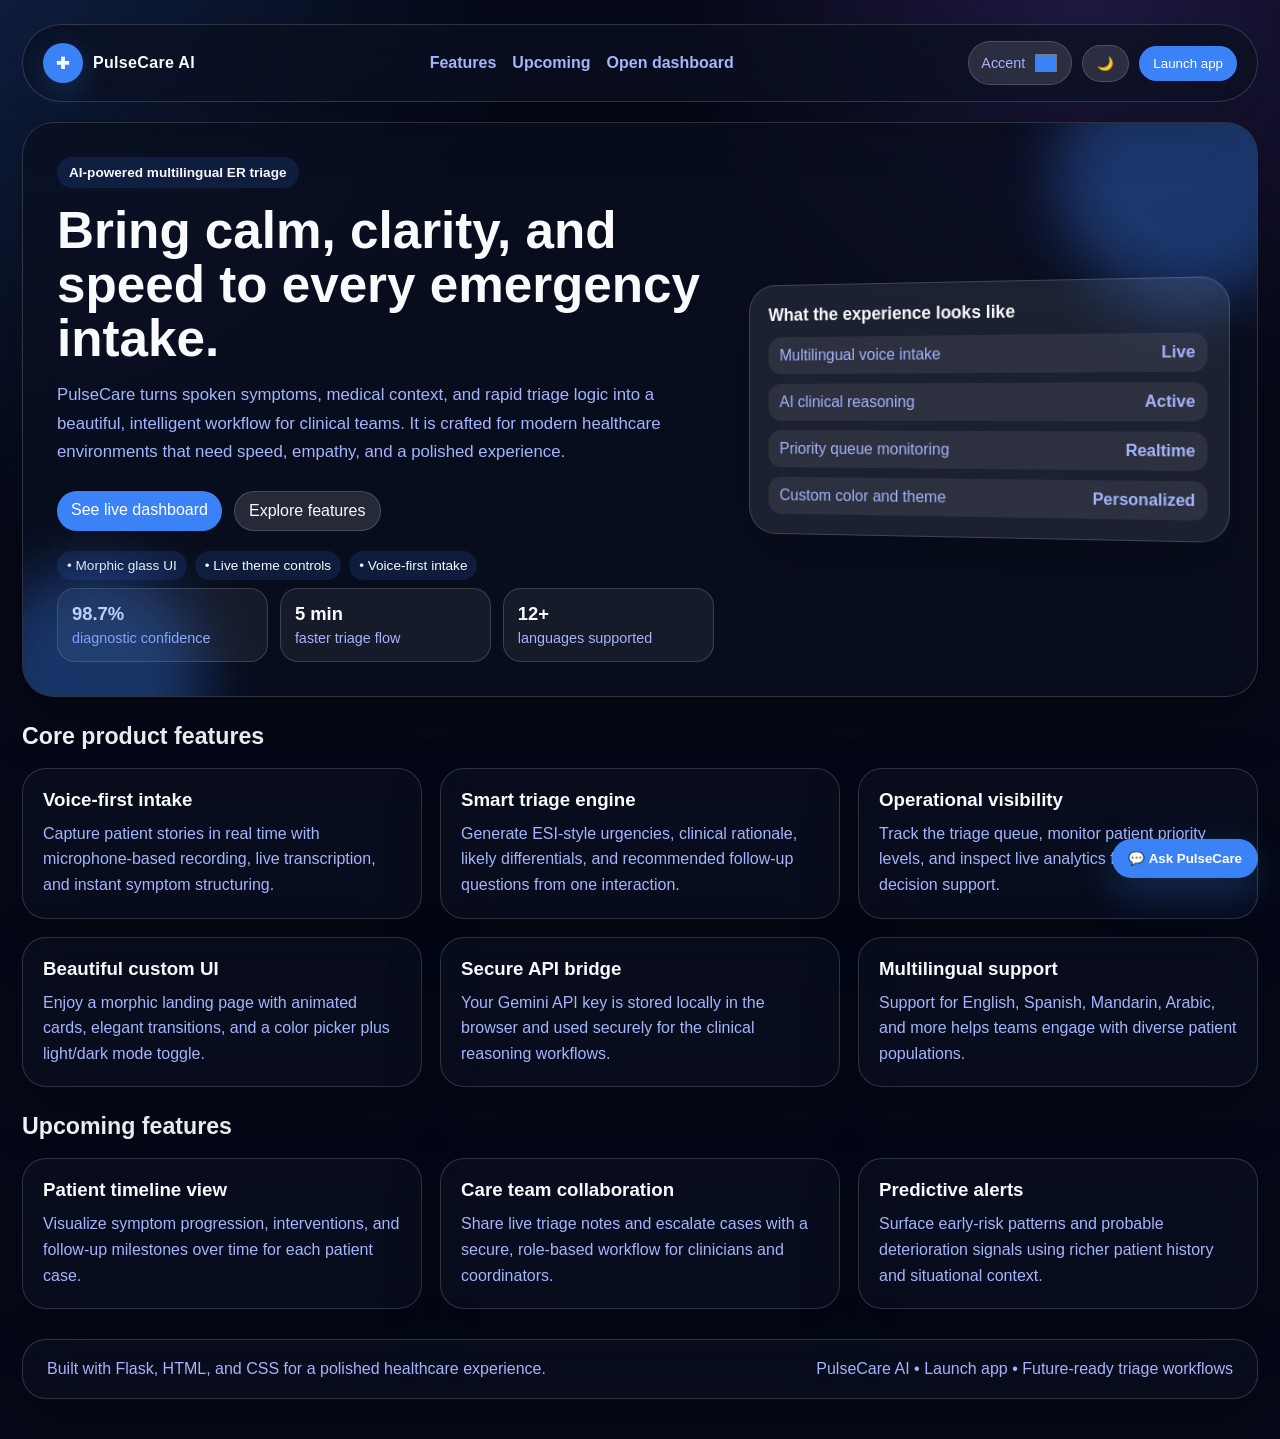
<file: backend/templates/landing.html>
<!DOCTYPE html>
<html lang="en">
<head>
  <meta charset="UTF-8" />
  <meta name="viewport" content="width=device-width, initial-scale=1.0" />
  <title>PulseCare AI | Multilingual Emergency Triage</title>
  <style>
    :root {
      --bg-main: #050816;
      --surface: rgba(10, 16, 32, 0.72);
      --surface-strong: rgba(255, 255, 255, 0.12);
      --text-main: #f8fafc;
      --text-muted: #a5b4fc;
      --accent: #3b82f6;
      --accent-2: #8b5cf6;
      --success: #22c55e;
      --border: rgba(255, 255, 255, 0.16);
      --shadow: 0 20px 60px rgba(0, 0, 0, 0.22);
    }

    [data-theme="light"] {
      --bg-main: #f5f8ff;
      --surface: rgba(255, 255, 255, 0.72);
      --surface-strong: rgba(255, 255, 255, 0.9);
      --text-main: #0f172a;
      --text-muted: #475569;
      --accent: #2563eb;
      --accent-2: #7c3aed;
      --success: #0f766e;
      --border: rgba(15, 23, 42, 0.08);
      --shadow: 0 20px 60px rgba(15, 23, 42, 0.12);
    }

    * { box-sizing: border-box; margin: 0; padding: 0; }
    html { scroll-behavior: smooth; }
    body {
      font-family: Inter, -apple-system, BlinkMacSystemFont, "Segoe UI", sans-serif;
      color: var(--text-main);
      background: radial-gradient(circle at top left, rgba(59,130,246,0.18), transparent 28%),
                  radial-gradient(circle at 85% 0%, rgba(139,92,246,0.2), transparent 24%),
                  var(--bg-main);
      min-height: 100vh;
      transition: background 0.3s ease, color 0.3s ease;
      overflow-x: hidden;
    }

    a { color: inherit; text-decoration: none; }

    .page-shell {
      max-width: 1400px;
      margin: 0 auto;
      padding: 24px 22px 40px;
    }

    .glass {
      background: var(--surface);
      border: 1px solid var(--border);
      box-shadow: var(--shadow);
      backdrop-filter: blur(20px);
      -webkit-backdrop-filter: blur(20px);
    }

    .topbar {
      display: flex;
      align-items: center;
      justify-content: space-between;
      padding: 16px 20px;
      border-radius: 999px;
      margin-bottom: 20px;
      position: sticky;
      top: 16px;
      z-index: 10;
    }

    .brand {
      display: flex;
      align-items: center;
      gap: 10px;
      font-weight: 800;
      letter-spacing: 0.02em;
    }

    .brand-badge {
      width: 40px;
      height: 40px;
      display: grid;
      place-items: center;
      border-radius: 50%;
      background: linear-gradient(135deg, var(--accent), var(--accent-2));
      box-shadow: 0 10px 30px rgba(59,130,246,0.25);
    }

    .topnav {
      display: flex;
      gap: 16px;
      color: var(--text-muted);
      font-weight: 600;
    }

    .topnav a:hover { color: var(--text-main); }

    .topbar-actions {
      display: flex;
      align-items: center;
      gap: 10px;
    }

    .pill-btn, .ghost-btn {
      border: 1px solid var(--border);
      background: var(--surface-strong);
      color: var(--text-main);
      padding: 10px 14px;
      border-radius: 999px;
      cursor: pointer;
      transition: transform 0.2s ease, border-color 0.2s ease, background 0.2s ease;
    }

    .accent-picker {
      display: inline-flex;
      align-items: center;
      gap: 8px;
      padding: 8px 12px;
      border-radius: 999px;
      border: 1px solid var(--border);
      background: var(--surface-strong);
      color: var(--text-muted);
      font-size: 0.9rem;
    }

    .accent-picker input {
      width: 26px;
      height: 26px;
      border: none;
      background: transparent;
      padding: 0;
      cursor: pointer;
    }

    .pill-btn:hover, .ghost-btn:hover { transform: translateY(-1px); border-color: var(--accent); }
    .pill-btn.primary { background: linear-gradient(135deg, var(--accent), var(--accent-2)); color: white; border: none; }

    .hero {
      display: grid;
      grid-template-columns: 1.15fr 0.85fr;
      gap: 24px;
      align-items: center;
      padding: 34px;
      border-radius: 32px;
      overflow: hidden;
      position: relative;
      margin-bottom: 24px;
    }

    .hero::before,
    .hero::after {
      content: "";
      position: absolute;
      border-radius: 50%;
      filter: blur(30px);
      opacity: 0.35;
      pointer-events: none;
      animation: drift 10s ease-in-out infinite alternate;
    }

    .hero::before {
      width: 260px;
      height: 260px;
      background: var(--accent);
      top: -80px;
      right: -60px;
    }

    .hero::after {
      width: 220px;
      height: 220px;
      background: var(--accent-2);
      bottom: -90px;
      left: -40px;
      animation-duration: 12s;
    }

    .eyebrow {
      display: inline-flex;
      padding: 8px 12px;
      border-radius: 999px;
      font-size: 0.85rem;
      font-weight: 700;
      margin-bottom: 16px;
      background: rgba(59,130,246,0.14);
      color: var(--text-main);
    }

    h1 {
      font-size: clamp(2rem, 4vw, 3.2rem);
      line-height: 1.05;
      margin-bottom: 16px;
    }

    .subtitle {
      font-size: 1.05rem;
      line-height: 1.7;
      color: var(--text-muted);
      max-width: 680px;
      margin-bottom: 24px;
    }

    .hero-actions { display: flex; gap: 12px; flex-wrap: wrap; margin-bottom: 20px; }

    .stats-row {
      display: grid;
      grid-template-columns: repeat(3, minmax(0, 1fr));
      gap: 12px;
      margin-top: 8px;
    }

    .stat-card {
      padding: 14px;
      border-radius: 18px;
      background: rgba(255,255,255,0.06);
      border: 1px solid var(--border);
    }

    .stat-card strong { display: block; font-size: 1.15rem; margin-bottom: 4px; }
    .stat-card span { color: var(--text-muted); font-size: 0.9rem; }

    .preview-card {
      padding: 20px;
      border-radius: 28px;
      background: rgba(255,255,255,0.08);
      border: 1px solid var(--border);
      backdrop-filter: blur(16px);
      transform: perspective(900px) rotateY(-8deg);
      box-shadow: var(--shadow);
      animation: float 5s ease-in-out infinite alternate;
    }

    .preview-card h3 { margin-bottom: 12px; font-size: 1.1rem; }
    .preview-list { display: grid; gap: 10px; }
    .preview-item {
      display: flex;
      justify-content: space-between;
      align-items: center;
      padding: 10px 12px;
      border-radius: 14px;
      background: rgba(255,255,255,0.07);
      color: var(--text-muted);
    }

    .section-grid { display: grid; gap: 18px; grid-template-columns: repeat(3, minmax(0, 1fr)); margin-top: 18px; }
    .feature-card, .coming-card {
      padding: 20px;
      border-radius: 24px;
      transition: transform 0.25s ease, border-color 0.25s ease;
    }

    .feature-card:hover, .coming-card:hover { transform: translateY(-4px); border-color: var(--accent); }

    .chat-toggle {
      position: fixed;
      right: 22px;
      bottom: 22px;
      z-index: 50;
      border: none;
      padding: 12px 16px;
      border-radius: 999px;
      background: linear-gradient(135deg, var(--accent), var(--accent-2));
      color: white;
      box-shadow: 0 14px 40px rgba(59,130,246,0.28);
      cursor: pointer;
      font-weight: 700;
    }

    .chat-panel {
      position: fixed;
      right: 22px;
      bottom: 88px;
      width: min(390px, calc(100vw - 24px));
      max-height: min(70vh, 620px);
      display: none;
      flex-direction: column;
      border-radius: 24px;
      overflow: hidden;
      z-index: 60;
    }

    .chat-panel.open { display: flex; }
    .chat-header { display: flex; justify-content: space-between; align-items: center; padding: 14px 16px; background: rgba(255,255,255,0.08); }
    .chat-header p { font-size: 0.85rem; color: var(--text-muted); margin-top: 4px; }
    .chat-close { border: none; background: transparent; color: var(--text-main); font-size: 1.2rem; cursor: pointer; }
    .chat-messages { padding: 14px; display: flex; flex-direction: column; gap: 10px; overflow-y: auto; background: rgba(255,255,255,0.03); }
    .bubble { max-width: 85%; padding: 10px 12px; border-radius: 14px; line-height: 1.45; font-size: 0.95rem; }
    .bubble.user { align-self: flex-end; background: linear-gradient(135deg, var(--accent), var(--accent-2)); color: white; }
    .bubble.assistant { align-self: flex-start; background: rgba(255,255,255,0.1); color: var(--text-main); }
    .quick-prompts { display: flex; flex-wrap: wrap; gap: 8px; padding: 0 14px 12px; }
    .quick-prompts button { border: 1px solid var(--border); background: rgba(255,255,255,0.06); color: var(--text-main); border-radius: 999px; padding: 7px 10px; cursor: pointer; }
    .chat-input-row { display: flex; gap: 8px; padding: 12px; border-top: 1px solid var(--border); }
    .chat-input-row input { flex: 1; border: 1px solid var(--border); border-radius: 999px; background: rgba(255,255,255,0.06); color: var(--text-main); padding: 10px 12px; }
    .chat-input-row button { border: none; border-radius: 999px; background: var(--accent); color: white; padding: 10px 12px; cursor: pointer; }
    .typing { color: var(--text-muted); font-size: 0.9rem; padding-left: 4px; }
    .chat-api-note { padding: 10px 14px; font-size: 0.86rem; color: var(--text-muted); }

    .feature-card h3, .coming-card h3 { margin-bottom: 10px; }
    .feature-card p, .coming-card p { color: var(--text-muted); line-height: 1.6; }

    .section-title {
      margin: 26px 0 10px;
      font-size: 1.45rem;
      font-weight: 800;
    }

    .footer {
      margin-top: 30px;
      padding: 20px 24px;
      border-radius: 24px;
      display: flex;
      justify-content: space-between;
      align-items: center;
      color: var(--text-muted);
      flex-wrap: wrap;
      gap: 10px;
    }

    .chip-row { display: flex; flex-wrap: wrap; gap: 8px; margin-top: 12px; }
    .chip {
      padding: 7px 10px;
      font-size: 0.85rem;
      border-radius: 999px;
      background: rgba(59,130,246,0.14);
      color: var(--text-main);
    }

    @keyframes float { from { transform: translateY(0px) perspective(900px) rotateY(-8deg); } to { transform: translateY(-8px) perspective(900px) rotateY(-5deg); } }
    @keyframes drift { from { transform: translate3d(0,0,0); } to { transform: translate3d(16px, 16px, 0); } }

    @media (max-width: 960px) {
      .hero { grid-template-columns: 1fr; }
      .section-grid { grid-template-columns: 1fr 1fr; }
    }

    @media (max-width: 640px) {
      .page-shell { padding: 16px 14px 30px; }
      .topbar { border-radius: 24px; flex-wrap: wrap; gap: 10px; }
      .topnav { width: 100%; justify-content: center; }
      .section-grid { grid-template-columns: 1fr; }
      .stats-row { grid-template-columns: 1fr; }
      .hero { padding: 24px; }
      .preview-card { transform: none; }
    }
  </style>
</head>
<body>
  <div class="page-shell">
    <header class="topbar glass">
      <a class="brand" href="/">
        <span class="brand-badge">✚</span>
        <span>PulseCare AI</span>
      </a>
      <nav class="topnav">
        <a href="#features">Features</a>
        <a href="#upcoming">Upcoming</a>
        <a href="/dashboard">Open dashboard</a>
      </nav>
      <div class="topbar-actions">
        <label class="accent-picker" for="accentPicker">
          <span>Accent</span>
          <input id="accentPicker" type="color" value="#3b82f6" />
        </label>
        <button class="ghost-btn" id="themeToggle" type="button">🌙</button>
        <button class="pill-btn primary" onclick="window.location.href='/dashboard'">Launch app</button>
      </div>
    </header>

    <section class="hero glass">
      <div>
        <div class="eyebrow">AI-powered multilingual ER triage</div>
        <h1>Bring calm, clarity, and speed to every emergency intake.</h1>
        <p class="subtitle">PulseCare turns spoken symptoms, medical context, and rapid triage logic into a beautiful, intelligent workflow for clinical teams. It is crafted for modern healthcare environments that need speed, empathy, and a polished experience.</p>
        <div class="hero-actions">
          <a class="pill-btn primary" href="/dashboard">See live dashboard</a>
          <a class="ghost-btn" href="#features">Explore features</a>
        </div>
        <div class="chip-row">
          <span class="chip">• Morphic glass UI</span>
          <span class="chip">• Live theme controls</span>
          <span class="chip">• Voice-first intake</span>
        </div>
        <div class="stats-row">
          <div class="stat-card">
            <strong>98.7%</strong>
            <span>diagnostic confidence</span>
          </div>
          <div class="stat-card">
            <strong>5 min</strong>
            <span>faster triage flow</span>
          </div>
          <div class="stat-card">
            <strong>12+</strong>
            <span>languages supported</span>
          </div>
        </div>
      </div>

      <div class="preview-card">
        <h3>What the experience looks like</h3>
        <div class="preview-list">
          <div class="preview-item"><span>Multilingual voice intake</span><strong>Live</strong></div>
          <div class="preview-item"><span>AI clinical reasoning</span><strong>Active</strong></div>
          <div class="preview-item"><span>Priority queue monitoring</span><strong>Realtime</strong></div>
          <div class="preview-item"><span>Custom color and theme</span><strong>Personalized</strong></div>
        </div>
      </div>
    </section>

    <h2 class="section-title" id="features">Core product features</h2>
    <div class="section-grid">
      <article class="feature-card glass">
        <h3>Voice-first intake</h3>
        <p>Capture patient stories in real time with microphone-based recording, live transcription, and instant symptom structuring.</p>
      </article>
      <article class="feature-card glass">
        <h3>Smart triage engine</h3>
        <p>Generate ESI-style urgencies, clinical rationale, likely differentials, and recommended follow-up questions from one interaction.</p>
      </article>
      <article class="feature-card glass">
        <h3>Operational visibility</h3>
        <p>Track the triage queue, monitor patient priority levels, and inspect live analytics for operational decision support.</p>
      </article>
      <article class="feature-card glass">
        <h3>Beautiful custom UI</h3>
        <p>Enjoy a morphic landing page with animated cards, elegant transitions, and a color picker plus light/dark mode toggle.</p>
      </article>
      <article class="feature-card glass">
        <h3>Secure API bridge</h3>
        <p>Your Gemini API key is stored locally in the browser and used securely for the clinical reasoning workflows.</p>
      </article>
      <article class="feature-card glass">
        <h3>Multilingual support</h3>
        <p>Support for English, Spanish, Mandarin, Arabic, and more helps teams engage with diverse patient populations.</p>
      </article>
    </div>

    <h2 class="section-title" id="upcoming">Upcoming features</h2>
    <div class="section-grid">
      <article class="coming-card glass">
        <h3>Patient timeline view</h3>
        <p>Visualize symptom progression, interventions, and follow-up milestones over time for each patient case.</p>
      </article>
      <article class="coming-card glass">
        <h3>Care team collaboration</h3>
        <p>Share live triage notes and escalate cases with a secure, role-based workflow for clinicians and coordinators.</p>
      </article>
      <article class="coming-card glass">
        <h3>Predictive alerts</h3>
        <p>Surface early-risk patterns and probable deterioration signals using richer patient history and situational context.</p>
      </article>
    </div>

    <footer class="footer glass">
      <span>Built with Flask, HTML, and CSS for a polished healthcare experience.</span>
      <span>PulseCare AI • Launch app • Future-ready triage workflows</span>
    </footer>
  </div>

  <button class="chat-toggle" id="chatToggle" type="button">💬 Ask PulseCare</button>
  <div class="chat-panel glass" id="chatPanel">
    <div class="chat-header">
      <div>
        <strong>PulseCare AI</strong>
        <p>Friendly help for the app and triage flow</p>
      </div>
      <button class="chat-close" id="chatClose" type="button">×</button>
    </div>
    <div class="chat-messages" id="chatMessages"></div>
    <div class="quick-prompts">
      <button type="button" data-prompt="How does PulseCare work?">How does it work?</button>
      <button type="button" data-prompt="What features are available?">Features</button>
      <button type="button" data-prompt="What is coming next for this app?">Upcoming</button>
    </div>
    <div class="chat-api-note" id="chatApiNote">Use your Gemini API key to enable live answers.</div>
    <div class="chat-input-row">
      <input id="chatInput" type="text" placeholder="Ask something about the app..." />
      <button id="chatSend" type="button">Send</button>
    </div>
  </div>

  <script>
    const themeToggle = document.getElementById('themeToggle');
    const accentPicker = document.getElementById('accentPicker');
    const savedTheme = localStorage.getItem('pulsecare-theme') || 'dark';
    const savedAccent = localStorage.getItem('pulsecare-accent') || '#3b82f6';

    document.documentElement.setAttribute('data-theme', savedTheme);
    themeToggle.textContent = savedTheme === 'dark' ? '🌙' : '☀️';
    accentPicker.value = savedAccent;
    document.documentElement.style.setProperty('--accent', savedAccent);
    document.documentElement.style.setProperty('--accent-2', savedAccent);
    document.documentElement.style.setProperty('--blue-accent', savedAccent);

    themeToggle.addEventListener('click', () => {
      const nextTheme = document.documentElement.getAttribute('data-theme') === 'dark' ? 'light' : 'dark';
      document.documentElement.setAttribute('data-theme', nextTheme);
      localStorage.setItem('pulsecare-theme', nextTheme);
      themeToggle.textContent = nextTheme === 'dark' ? '🌙' : '☀️';
    });

    accentPicker.addEventListener('input', (event) => {
      const color = event.target.value;
      document.documentElement.style.setProperty('--accent', color);
      document.documentElement.style.setProperty('--accent-2', color);
      document.documentElement.style.setProperty('--blue-accent', color);
      localStorage.setItem('pulsecare-accent', color);
    });

    const chatToggle = document.getElementById('chatToggle');
    const chatPanel = document.getElementById('chatPanel');
    const chatClose = document.getElementById('chatClose');
    const chatMessages = document.getElementById('chatMessages');
    const chatInput = document.getElementById('chatInput');
    const chatSend = document.getElementById('chatSend');
    const chatApiNote = document.getElementById('chatApiNote');
    const chatState = { messages: [{ role: 'assistant', content: 'Hi! I can explain the app, summarize the workflow, or answer questions about the dashboard.' }] };

    function renderChatMessages() {
      chatMessages.innerHTML = '';
      chatState.messages.forEach(message => {
        const bubble = document.createElement('div');
        bubble.className = `bubble ${message.role}`;
        bubble.textContent = message.content;
        chatMessages.appendChild(bubble);
      });
      chatMessages.scrollTop = chatMessages.scrollHeight;
    }

    function addChatMessage(role, content) {
      chatState.messages.push({ role, content });
      renderChatMessages();
    }

    function showTyping() {
      chatMessages.insertAdjacentHTML('beforeend', '<div class="typing">PulseCare AI is thinking…</div>');
      chatMessages.scrollTop = chatMessages.scrollHeight;
    }

    async function sendChatMessage() {
      const text = chatInput.value.trim();
      if (!text) return;
      addChatMessage('user', text);
      chatInput.value = '';
      showTyping();

      const apiKey = localStorage.getItem('gemini_api_key') || '';
      if (!apiKey) {
        chatApiNote.textContent = 'Paste your Gemini API key in the dashboard to enable live replies.';
        chatMessages.querySelector('.typing').remove();
        addChatMessage('assistant', 'Your Gemini API key is not saved yet. Open the dashboard and save it in the settings panel, then try again.');
        return;
      }

      try {
        const response = await fetch('/api/chatbot', {
          method: 'POST',
          headers: { 'Content-Type': 'application/json' },
          body: JSON.stringify({ message: text, messages: chatState.messages, api_key: apiKey })
        });
        const result = await response.json();
        chatMessages.querySelector('.typing').remove();
        if (result.success) {
          addChatMessage('assistant', result.reply || 'I can help with the app workflow and upcoming features.');
        } else {
          addChatMessage('assistant', result.error || 'I could not generate a reply.');
        }
      } catch (err) {
        chatMessages.querySelector('.typing').remove();
        addChatMessage('assistant', 'The assistant could not reach the backend right now.');
      }
    }

    chatToggle.addEventListener('click', () => chatPanel.classList.toggle('open'));
    chatClose.addEventListener('click', () => chatPanel.classList.remove('open'));
    chatSend.addEventListener('click', sendChatMessage);
    chatInput.addEventListener('keydown', (event) => {
      if (event.key === 'Enter') {
        event.preventDefault();
        sendChatMessage();
      }
    });
    document.querySelectorAll('.quick-prompts button').forEach(button => {
      button.addEventListener('click', () => {
        chatInput.value = button.dataset.prompt;
        sendChatMessage();
      });
    });

    renderChatMessages();
  </script>
</body>
</html>
</file>
